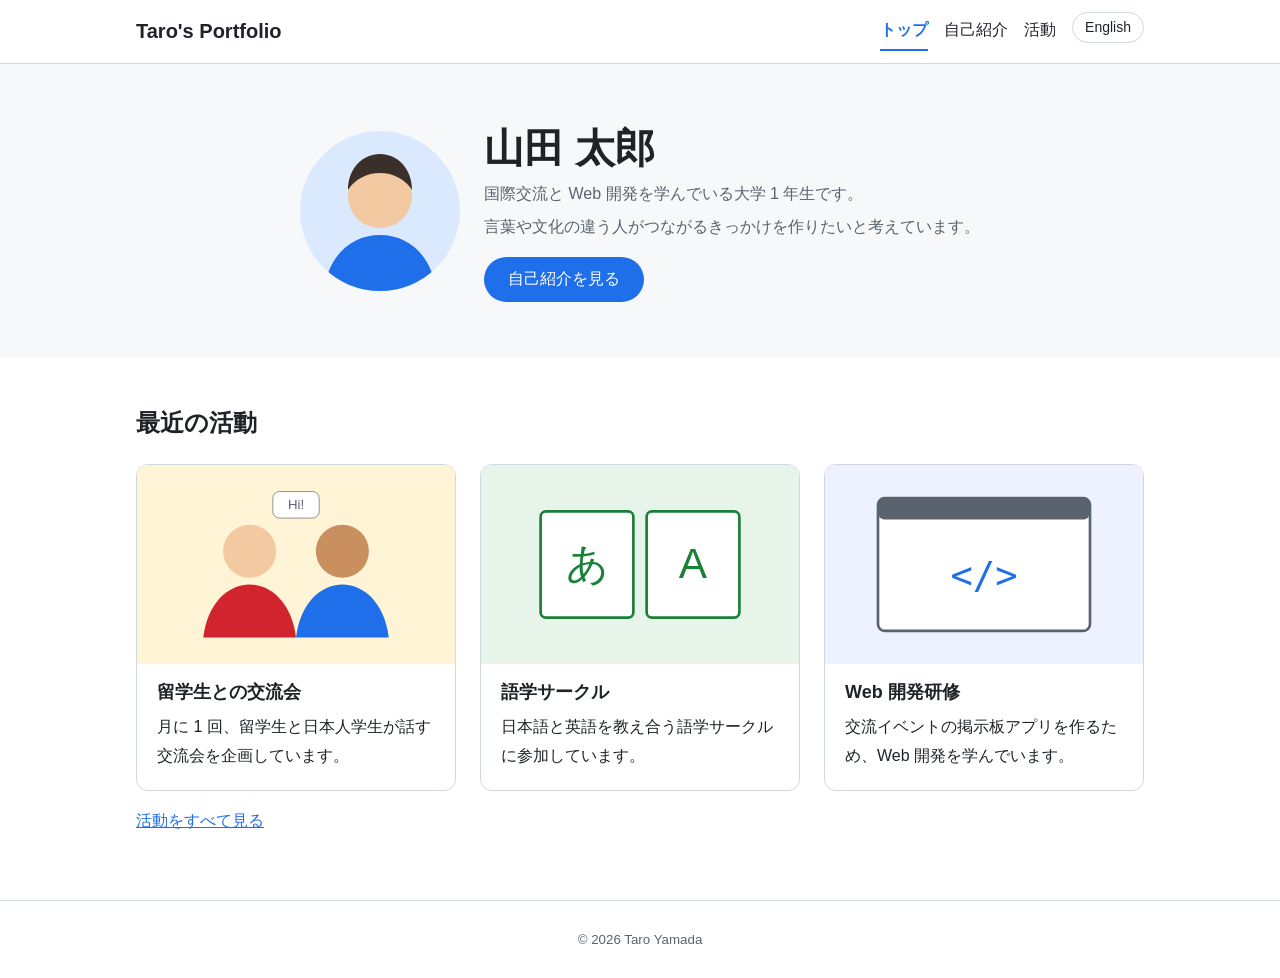
<file: b1-portfolio/index.html>
<!doctype html>
<html lang="ja">
  <head>
    <meta charset="UTF-8" />
    <meta name="viewport" content="width=device-width, initial-scale=1" />
    <title>Taro's Portfolio</title>
    <meta
      name="description"
      content="山田 太郎のポートフォリオサイトです。国際交流と Web 開発の活動を紹介しています。"
    />
    <link rel="stylesheet" href="css/style.css" />
  </head>
  <body>
    <header class="site-header">
      <div class="container site-header-inner">
        <a class="logo" href="index.html">Taro's Portfolio</a>
        <nav aria-label="メインメニュー">
          <ul class="nav-list">
            <li><a href="index.html" aria-current="page">トップ</a></li>
            <li><a href="about.html">自己紹介</a></li>
            <li><a href="activities.html">活動</a></li>
            <li>
              <a class="lang-switch" href="en/index.html" lang="en">English</a>
            </li>
          </ul>
        </nav>
      </div>
    </header>
    <main>
      <section class="hero">
        <div class="container hero-inner">
          <img
            class="hero-photo"
            src="images/profile.svg"
            alt="山田 太郎の似顔絵"
            width="320"
            height="320"
          />
          <div>
            <h1 class="hero-title">山田 太郎</h1>
            <p class="hero-lead">
              国際交流と Web 開発を学んでいる大学 1 年生です。
            </p>
            <p class="hero-lead">
              言葉や文化の違う人がつながるきっかけを作りたいと考えています。
            </p>
            <a class="button" href="about.html">自己紹介を見る</a>
          </div>
        </div>
      </section>

      <section class="section">
        <div class="container">
          <h2 class="section-title">最近の活動</h2>
          <ul class="card-grid">
            <li>
              <article class="card">
                <img
                  class="card-image"
                  src="images/activity-exchange.svg"
                  alt=""
                  width="480"
                  height="300"
                />
                <div class="card-body">
                  <h3 class="card-title">留学生との交流会</h3>
                  <p class="card-text">
                    月に 1 回、留学生と日本人学生が話す交流会を企画しています。
                  </p>
                </div>
              </article>
            </li>
            <li>
              <article class="card">
                <img
                  class="card-image"
                  src="images/activity-language.svg"
                  alt=""
                  width="480"
                  height="300"
                />
                <div class="card-body">
                  <h3 class="card-title">語学サークル</h3>
                  <p class="card-text">
                    日本語と英語を教え合う語学サークルに参加しています。
                  </p>
                </div>
              </article>
            </li>
            <li>
              <article class="card">
                <img
                  class="card-image"
                  src="images/activity-web.svg"
                  alt=""
                  width="480"
                  height="300"
                />
                <div class="card-body">
                  <h3 class="card-title">Web 開発研修</h3>
                  <p class="card-text">
                    交流イベントの掲示板アプリを作るため、Web
                    開発を学んでいます。
                  </p>
                </div>
              </article>
            </li>
          </ul>
          <p><a href="activities.html">活動をすべて見る</a></p>
        </div>
      </section>
    </main>

    <footer class="site-footer">
      <div class="container">
        <p><small>&copy; 2026 Taro Yamada</small></p>
      </div>
    </footer>
  </body>
</html>
</file>
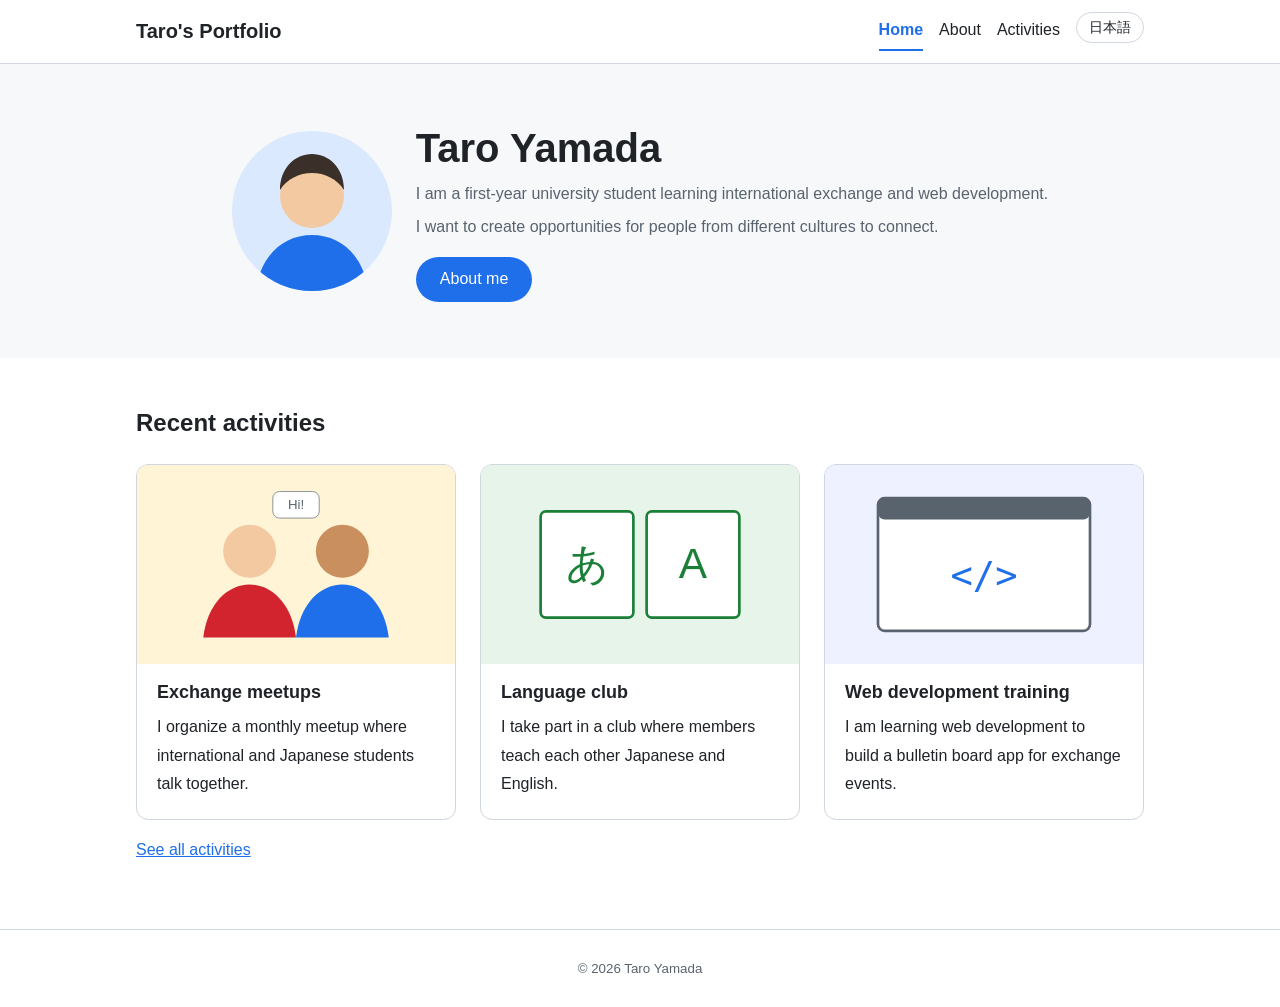
<file: b1-portfolio/en/index.html>
<!doctype html>
<html lang="en">
  <head>
    <meta charset="UTF-8" />
    <meta name="viewport" content="width=device-width, initial-scale=1" />
    <title>Taro's Portfolio</title>
    <meta
      name="description"
      content="Portfolio of Taro Yamada, a student learning international exchange and web development."
    />
    <link rel="stylesheet" href="../css/style.css" />
  </head>
  <body>
    <header class="site-header">
      <div class="container site-header-inner">
        <a class="logo" href="index.html">Taro's Portfolio</a>
        <nav aria-label="Main menu">
          <ul class="nav-list">
            <li><a href="index.html" aria-current="page">Home</a></li>
            <li><a href="about.html">About</a></li>
            <li><a href="activities.html">Activities</a></li>
            <li>
              <a class="lang-switch" href="../index.html" lang="ja">日本語</a>
            </li>
          </ul>
        </nav>
      </div>
    </header>
    <main>
      <section class="hero">
        <div class="container hero-inner">
          <img
            class="hero-photo"
            src="../images/profile.svg"
            alt="山田 太郎の似顔絵"
            width="320"
            height="320"
          />
          <div>
            <h1 class="hero-title">Taro Yamada</h1>
            <p class="hero-lead">
              I am a first-year university student learning international
              exchange and web development.
            </p>
            <p class="hero-lead">
              I want to create opportunities for people from different cultures
              to connect.
            </p>
            <a class="button" href="about.html">About me</a>
          </div>
        </div>
      </section>

      <section class="section">
        <div class="container">
          <h2 class="section-title">Recent activities</h2>
          <ul class="card-grid">
            <li>
              <article class="card">
                <img
                  class="card-image"
                  src="../images/activity-exchange.svg"
                  alt=""
                  width="480"
                  height="300"
                />
                <div class="card-body">
                  <h3 class="card-title">Exchange meetups</h3>
                  <p class="card-text">
                    I organize a monthly meetup where international and Japanese
                    students talk together.
                  </p>
                </div>
              </article>
            </li>
            <li>
              <article class="card">
                <img
                  class="card-image"
                  src="../images/activity-language.svg"
                  alt=""
                  width="480"
                  height="300"
                />
                <div class="card-body">
                  <h3 class="card-title">Language club</h3>
                  <p class="card-text">
                    I take part in a club where members teach each other
                    Japanese and English.
                  </p>
                </div>
              </article>
            </li>
            <li>
              <article class="card">
                <img
                  class="card-image"
                  src="../images/activity-web.svg"
                  alt=""
                  width="480"
                  height="300"
                />
                <div class="card-body">
                  <h3 class="card-title">Web development training</h3>
                  <p class="card-text">
                    I am learning web development to build a bulletin board app
                    for exchange events.
                  </p>
                </div>
              </article>
            </li>
          </ul>
          <p><a href="activities.html">See all activities</a></p>
        </div>
      </section>
    </main>

    <footer class="site-footer">
      <div class="container">
        <p><small>&copy; 2026 Taro Yamada</small></p>
      </div>
    </footer>
  </body>
</html>
</file>
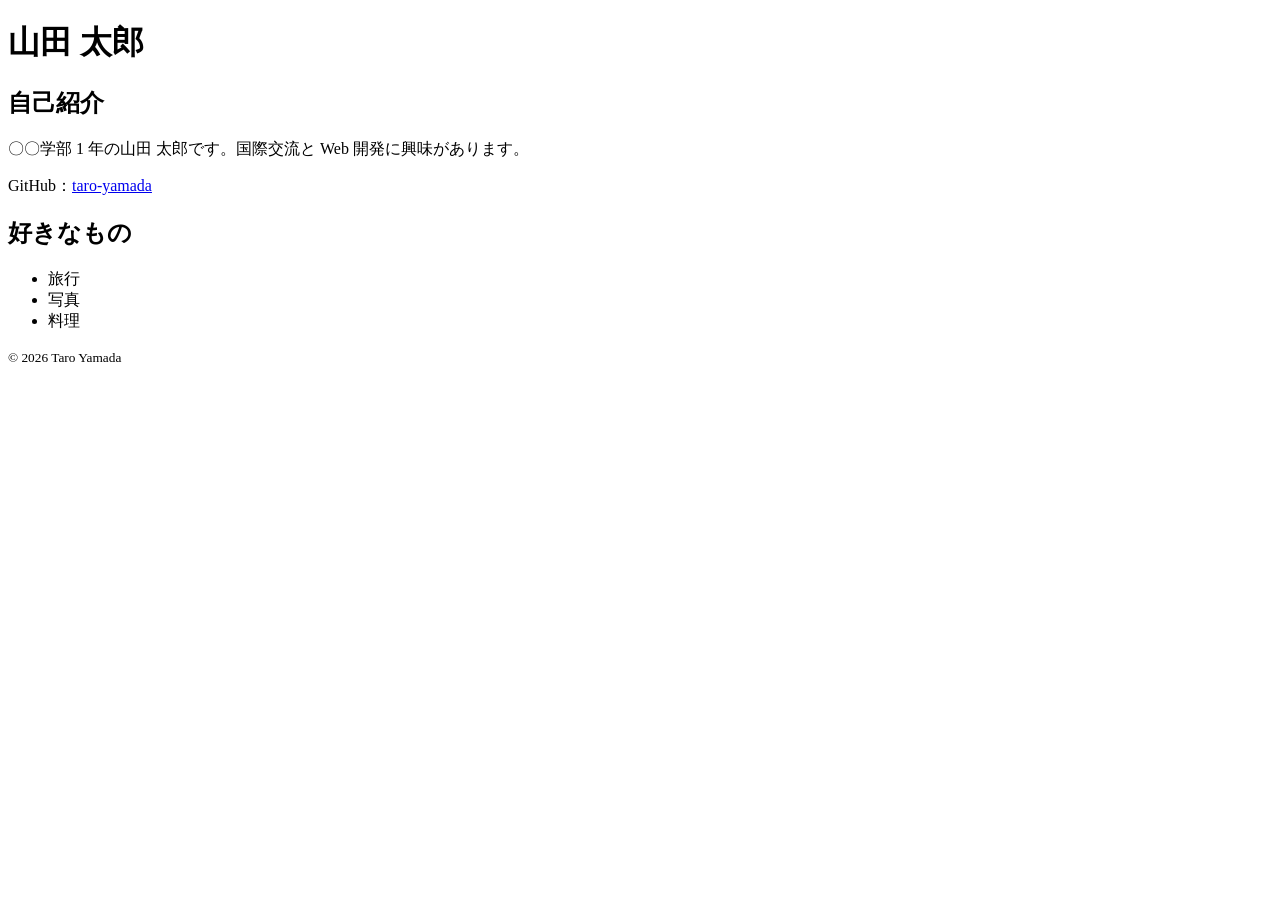
<file: b1-portfolio/practice/html/index.html>
<!doctype html>
<html lang="ja">
  <head>
    <meta charset="UTF-8" />
    <meta name="viewport" content="width=device-width, initial-scale=1" />
    <title>HTML の練習：山田 太郎</title>
  </head>
  <body>
    <header>
      <h1>山田 太郎</h1>
    </header>
    <main>
      <section>
        <h2>自己紹介</h2>
        <p>
          〇〇学部 1 年の山田 太郎です。国際交流と Web 開発に興味があります。
        </p>
        <p>
          GitHub：<a href="https://github.com/taro-yamada" target="_blank"
            >taro-yamada</a
          >
        </p>
      </section>
      <section>
        <h2>好きなもの</h2>
        <ul>
          <li>旅行</li>
          <li>写真</li>
          <li>料理</li>
        </ul>
      </section>
    </main>
    <footer>
      <p><small>&copy; 2026 Taro Yamada</small></p>
    </footer>
  </body>
</html>
</file>
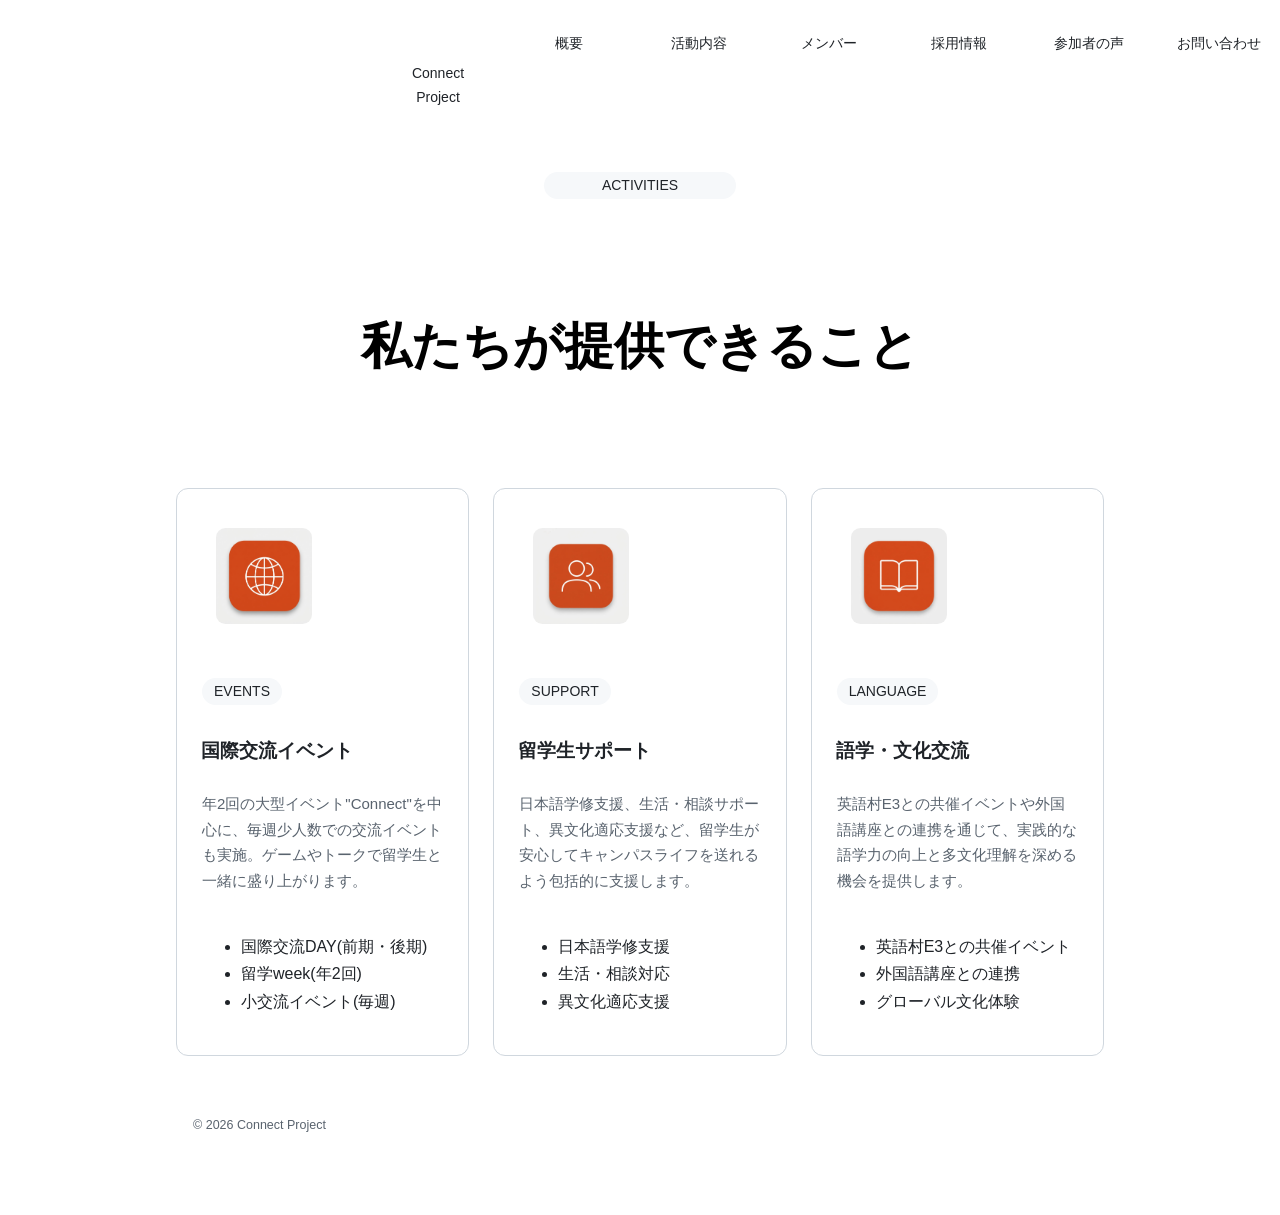
<file: b1-portfolio/practice/mosya/index.html>
<!doctype html>
<html lang="ja">
  <head>
    <meta charset="UTF-8" />
    <meta name="viewport" content="width=device-width, initial-scale=1" />
    <title>写経：プロフィールカード</title>
    <link rel="stylesheet" href="style.css" />
  </head>

  <ul class="headerTags">
    <ul class="headerTags2">
      <li>Connect Project</li>
    </ul>
    <li>概要</li>
    <li>活動内容</li>
    <li>メンバー</li>
    <li>採用情報</li>
    <li>参加者の声</li>
    <li>お問い合わせ</li>
  </ul>

  <body>
    <ul class="bodyTags">
      <li>ACTIVITIES</li>
    </ul>
    <header class="page-header">
      <h1>私たちが提供できること</h1>
    </header>

    <main class="container">
      <section>
        <div class="cards">
          <article class="card">
            <img src="space.jpeg" alt="地球の写真" width="96" height="96" />
            <ul class="tags">
              <li>EVENTS</li>
            </ul>
            <h3 class="card-name">国際交流イベント</h3>
            <p class="card-role">
              年2回の大型イベント"Connect"を中心に、毎週少人数での交流イベントも実施。ゲームやトークで留学生と一緒に盛り上がります。
            </p>
            <ul class="contentTags">
              <li>国際交流DAY(前期・後期)</li>
              <li>留学week(年2回)</li>
              <li>小交流イベント(毎週)</li>
            </ul>
          </article>
          <article class="card">
            <img src="people.jpeg" alt="人の写真" width="96" height="96" />
            <ul class="tags">
              <li>SUPPORT</li>
            </ul>
            <h3 class="card-name">留学生サポート</h3>
            <p class="card-role">
              日本語学修支援、生活・相談サポート、異文化適応支援など、留学生が安心してキャンパスライフを送れるよう包括的に支援します。
            </p>
            <ul class="contentTags">
              <li>日本語学修支援</li>
              <li>生活・相談対応</li>
              <li>異文化適応支援</li>
            </ul>
          </article>
          <article class="card">
            <img src="book.jpeg" alt="本の写真" width="96" height="96" />
            <ul class="tags">
              <li>LANGUAGE</li>
            </ul>
            <h3 class="card-name">語学・文化交流</h3>
            <p class="card-role">
              英語村E3との共催イベントや外国語講座との連携を通じて、実践的な語学力の向上と多文化理解を深める機会を提供します。
            </p>
            <ul class="contentTags">
              <li>英語村E3との共催イベント</li>
              <li>外国語講座との連携</li>
              <li>グローバル文化体験</li>
            </ul>
          </article>
        </div>
      </section>



    <footer class="page-footer">
      <p><small>&copy; 2026 Connect Project</small></p>
    </footer>
  </body>
</html>
</file>
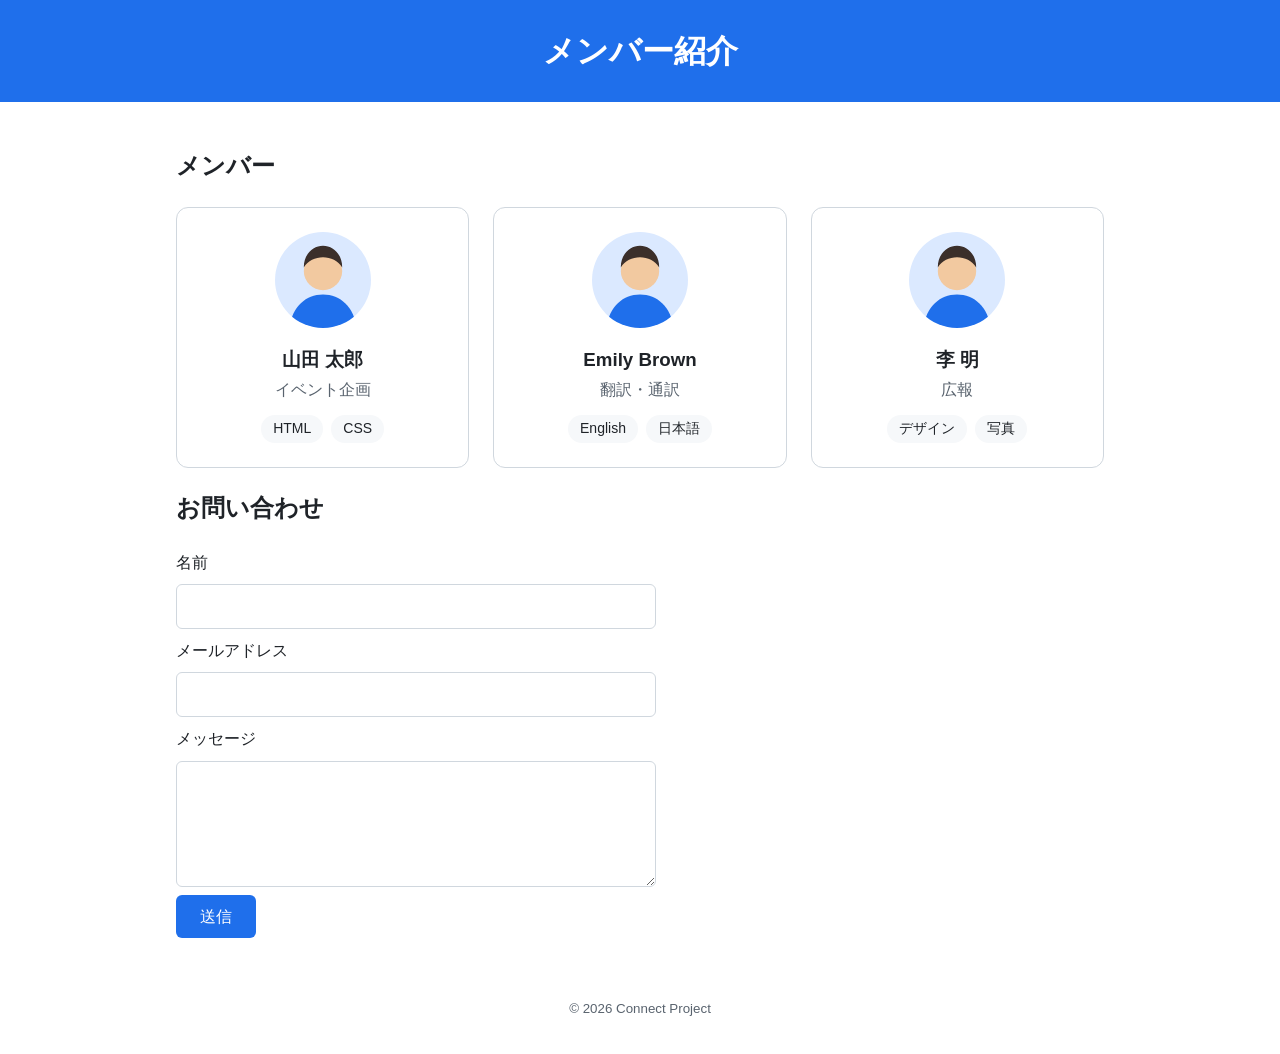
<file: b1-portfolio/practice/shakyo/index.html>
<!doctype html>
<html lang="ja">
  <head>
    <meta charset="UTF-8" />
    <meta name="viewport" content="width=device-width, initial-scale=1" />
    <title>写経：プロフィールカード</title>
    <link rel="stylesheet" href="style.css" />
  </head>
  <body>
    <header class="page-header">
      <h1>メンバー紹介</h1>
    </header>

    <main class="container">
      <section>
        <h2>メンバー</h2>
        <div class="cards">
          <article class="card">
            <img src="avatar.svg" alt="" width="96" height="96" />
            <h3 class="card-name">山田 太郎</h3>
            <p class="card-role">イベント企画</p>
            <ul class="tags">
              <li>HTML</li>
              <li>CSS</li>
            </ul>
          </article>
          <article class="card">
            <img src="avatar.svg" alt="" width="96" height="96" />
            <h3 class="card-name">Emily Brown</h3>
            <p class="card-role">翻訳・通訳</p>
            <ul class="tags">
              <li>English</li>
              <li>日本語</li>
            </ul>
          </article>
          <article class="card">
            <img src="avatar.svg" alt="" width="96" height="96" />
            <h3 class="card-name">李 明</h3>
            <p class="card-role">広報</p>
            <ul class="tags">
              <li>デザイン</li>
              <li>写真</li>
            </ul>
          </article>
        </div>
      </section>

      <section class="contact">
        <h2>お問い合わせ</h2>
        <form class="form">
          <label for="name">名前</label>
          <input id="name" name="name" type="text" required />

          <label for="email">メールアドレス</label>
          <input id="email" name="email" type="email" required />

          <label for="message">メッセージ</label>
          <textarea id="message" name="message" rows="4"></textarea>

          <button type="submit">送信</button>
        </form>
      </section>
    </main>

    <footer class="page-footer">
      <p><small>&copy; 2026 Connect Project</small></p>
    </footer>
  </body>
</html>
</file>
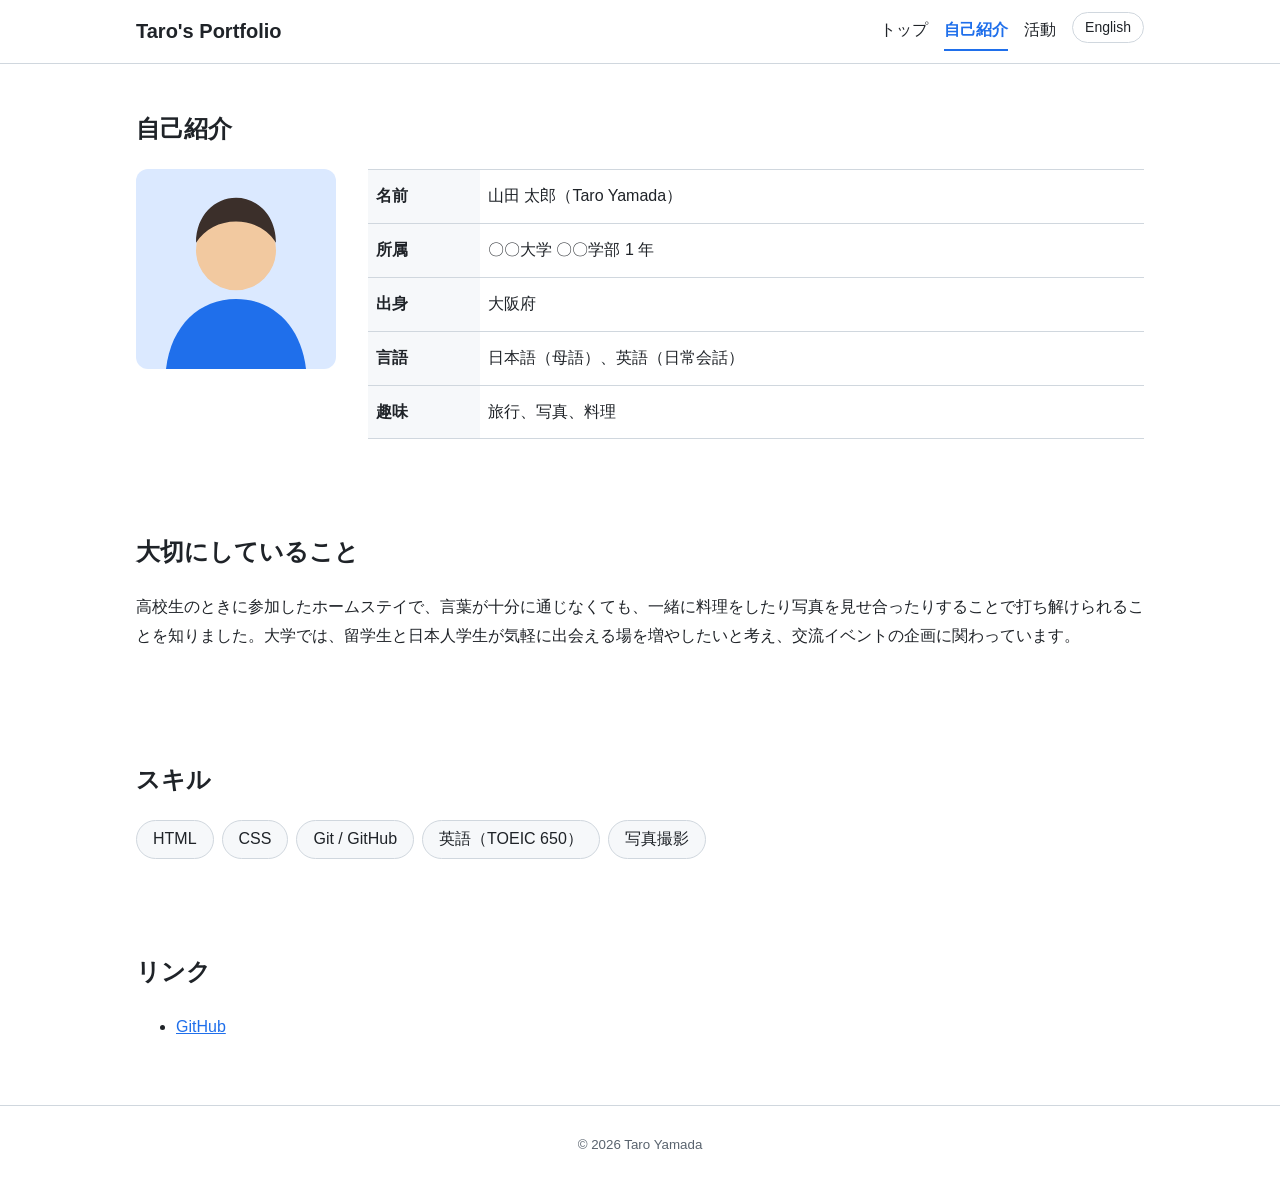
<file: b1-portfolio/about.html>
<!doctype html>
<html lang="ja">
  <head>
    <meta charset="UTF-8" />
    <meta name="viewport" content="width=device-width, initial-scale=1" />
    <title>自己紹介 | Taro's Portfolio</title>
    <meta
      name="description"
      content="山田 太郎のプロフィールとスキルの紹介です。"
    />
    <link rel="stylesheet" href="css/style.css" />
  </head>
  <body>
    <header class="site-header">
      <div class="container site-header-inner">
        <a class="logo" href="index.html">Taro's Portfolio</a>
        <nav aria-label="メインメニュー">
          <ul class="nav-list">
            <li><a href="index.html">トップ</a></li>
            <li><a href="about.html" aria-current="page">自己紹介</a></li>
            <li><a href="activities.html">活動</a></li>
            <li>
              <a class="lang-switch" href="en/about.html" lang="en">English</a>
            </li>
          </ul>
        </nav>
      </div>
    </header>

    <main class="container">
      <section class="section">
        <h1 class="section-title">自己紹介</h1>
        <div class="profile">
          <img
            class="profile-photo"
            src="images/profile.svg"
            alt="山田 太郎の似顔絵"
            width="320"
            height="320"
          />
          <dl class="profile-list">
            <dt>名前</dt>
            <dd>山田 太郎（Taro Yamada）</dd>
            <dt>所属</dt>
            <dd>〇〇大学 〇〇学部 1 年</dd>
            <dt>出身</dt>
            <dd>大阪府</dd>
            <dt>言語</dt>
            <dd>日本語（母語）、英語（日常会話）</dd>
            <dt>趣味</dt>
            <dd>旅行、写真、料理</dd>
          </dl>
        </div>
      </section>

      <section class="section">
        <h2 class="section-title">大切にしていること</h2>
        <p>
          高校生のときに参加したホームステイで、言葉が十分に通じなくても、一緒に料理をしたり写真を見せ合ったりすることで打ち解けられることを知りました。大学では、留学生と日本人学生が気軽に出会える場を増やしたいと考え、交流イベントの企画に関わっています。
        </p>
      </section>

      <section class="section">
        <h2 class="section-title">スキル</h2>
        <ul class="skill-list">
          <li>HTML</li>
          <li>CSS</li>
          <li>Git / GitHub</li>
          <li>英語（TOEIC 650）</li>
          <li>写真撮影</li>
        </ul>
      </section>

      <section class="section">
        <h2 class="section-title">リンク</h2>
        <ul>
          <li>
            <a href="https://github.com/taro-yamada" target="_blank">GitHub</a>
          </li>
        </ul>
      </section>
    </main>

    <footer class="site-footer">
      <div class="container">
        <p><small>&copy; 2026 Taro Yamada</small></p>
      </div>
    </footer>
  </body>
</html>
</file>
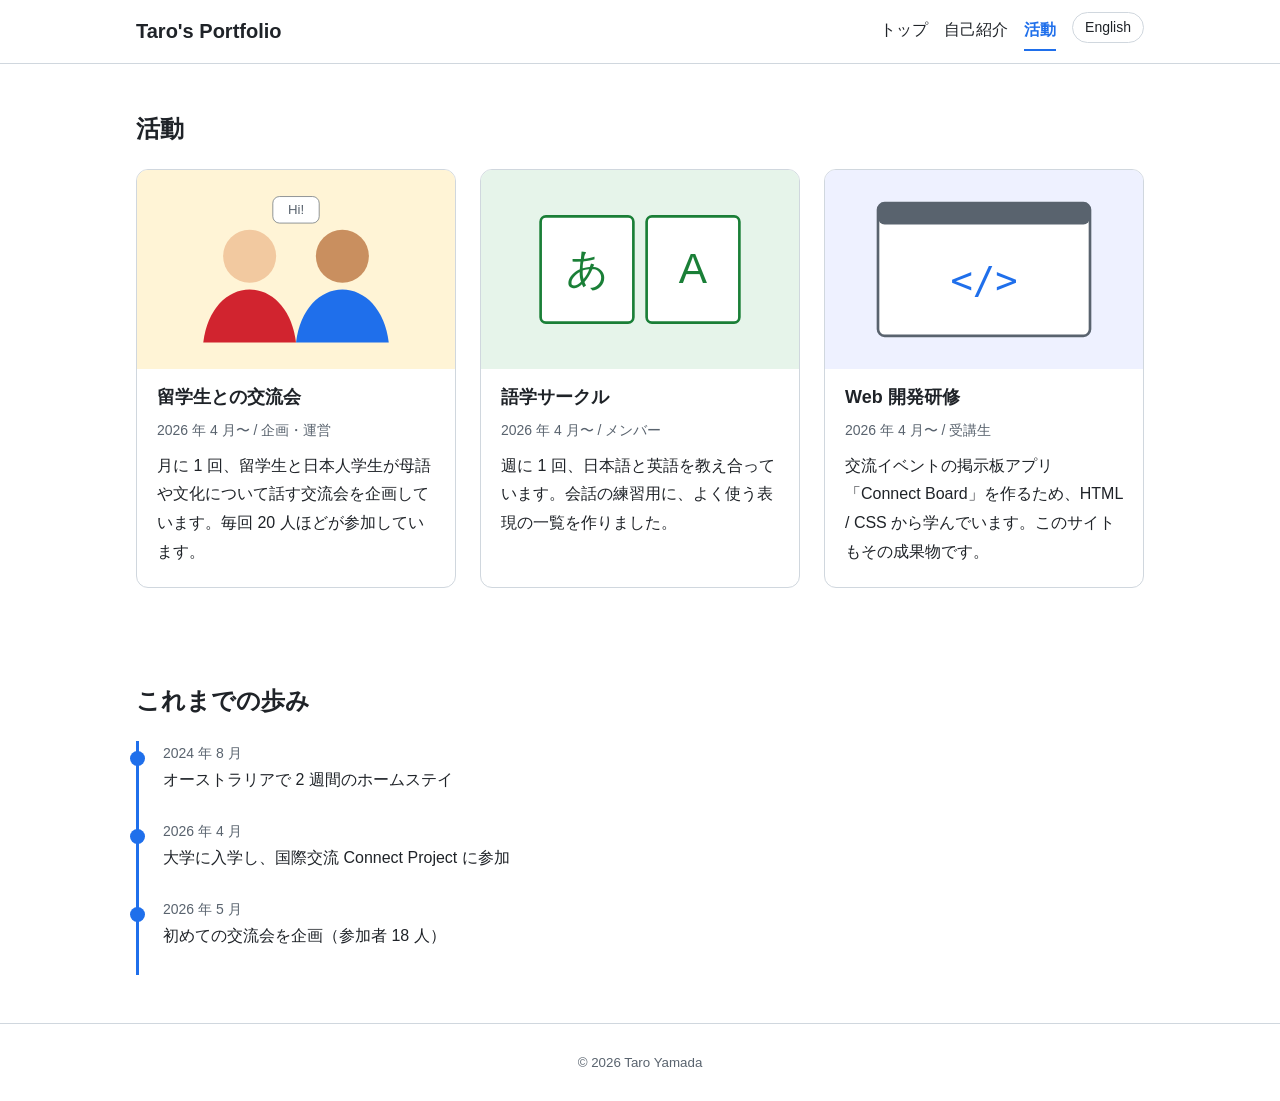
<file: b1-portfolio/activities.html>
<!doctype html>
<html lang="ja">
  <head>
    <meta charset="UTF-8" />
    <meta name="viewport" content="width=device-width, initial-scale=1" />
    <title>活動 | Taro's Portfolio</title>
    <meta
      name="description"
      content="山田 太郎の国際交流と Web 開発の活動の紹介です。"
    />
    <link rel="stylesheet" href="css/style.css" />
  </head>
  <body>
    <header class="site-header">
      <div class="container site-header-inner">
        <a class="logo" href="index.html">Taro's Portfolio</a>
        <nav aria-label="メインメニュー">
          <ul class="nav-list">
            <li><a href="index.html">トップ</a></li>
            <li><a href="about.html">自己紹介</a></li>
            <li><a href="activities.html" aria-current="page">活動</a></li>
            <li>
              <a class="lang-switch" href="en/activities.html" lang="en"
                >English</a
              >
            </li>
          </ul>
        </nav>
      </div>
    </header>

    <main class="container">
      <section class="section">
        <h1 class="section-title">活動</h1>
        <ul class="card-grid">
          <li>
            <article class="card">
              <img
                class="card-image"
                src="images/activity-exchange.svg"
                alt="日本人学生と留学生が話している様子のイラスト"
                width="480"
                height="300"
              />
              <div class="card-body">
                <h2 class="card-title">留学生との交流会</h2>
                <p class="card-meta">2026 年 4 月〜 / 企画・運営</p>
                <p class="card-text">
                  月に 1
                  回、留学生と日本人学生が母語や文化について話す交流会を企画しています。毎回
                  20 人ほどが参加しています。
                </p>
              </div>
            </article>
          </li>
          <li>
            <article class="card">
              <img
                class="card-image"
                src="images/activity-language.svg"
                alt="「あ」と「A」の 2 枚のカードのイラスト"
                width="480"
                height="300"
              />
              <div class="card-body">
                <h2 class="card-title">語学サークル</h2>
                <p class="card-meta">2026 年 4 月〜 / メンバー</p>
                <p class="card-text">
                  週に 1
                  回、日本語と英語を教え合っています。会話の練習用に、よく使う表現の一覧を作りました。
                </p>
              </div>
            </article>
          </li>
          <li>
            <article class="card">
              <img
                class="card-image"
                src="images/activity-web.svg"
                alt="ブラウザの画面とコードの記号のイラスト"
                width="480"
                height="300"
              />
              <div class="card-body">
                <h2 class="card-title">Web 開発研修</h2>
                <p class="card-meta">2026 年 4 月〜 / 受講生</p>
                <p class="card-text">
                  交流イベントの掲示板アプリ「Connect Board」を作るため、HTML /
                  CSS から学んでいます。このサイトもその成果物です。
                </p>
              </div>
            </article>
          </li>
        </ul>
      </section>

      <section class="section">
        <h2 class="section-title">これまでの歩み</h2>
        <ol class="timeline">
          <li>
            <time datetime="2024-08">2024 年 8 月</time>
            オーストラリアで 2 週間のホームステイ
          </li>
          <li>
            <time datetime="2026-04">2026 年 4 月</time>
            大学に入学し、国際交流 Connect Project に参加
          </li>
          <li>
            <time datetime="2026-05">2026 年 5 月</time>
            初めての交流会を企画（参加者 18 人）
          </li>
        </ol>
      </section>
    </main>

    <footer class="site-footer">
      <div class="container">
        <p><small>&copy; 2026 Taro Yamada</small></p>
      </div>
    </footer>
  </body>
</html>
</file>
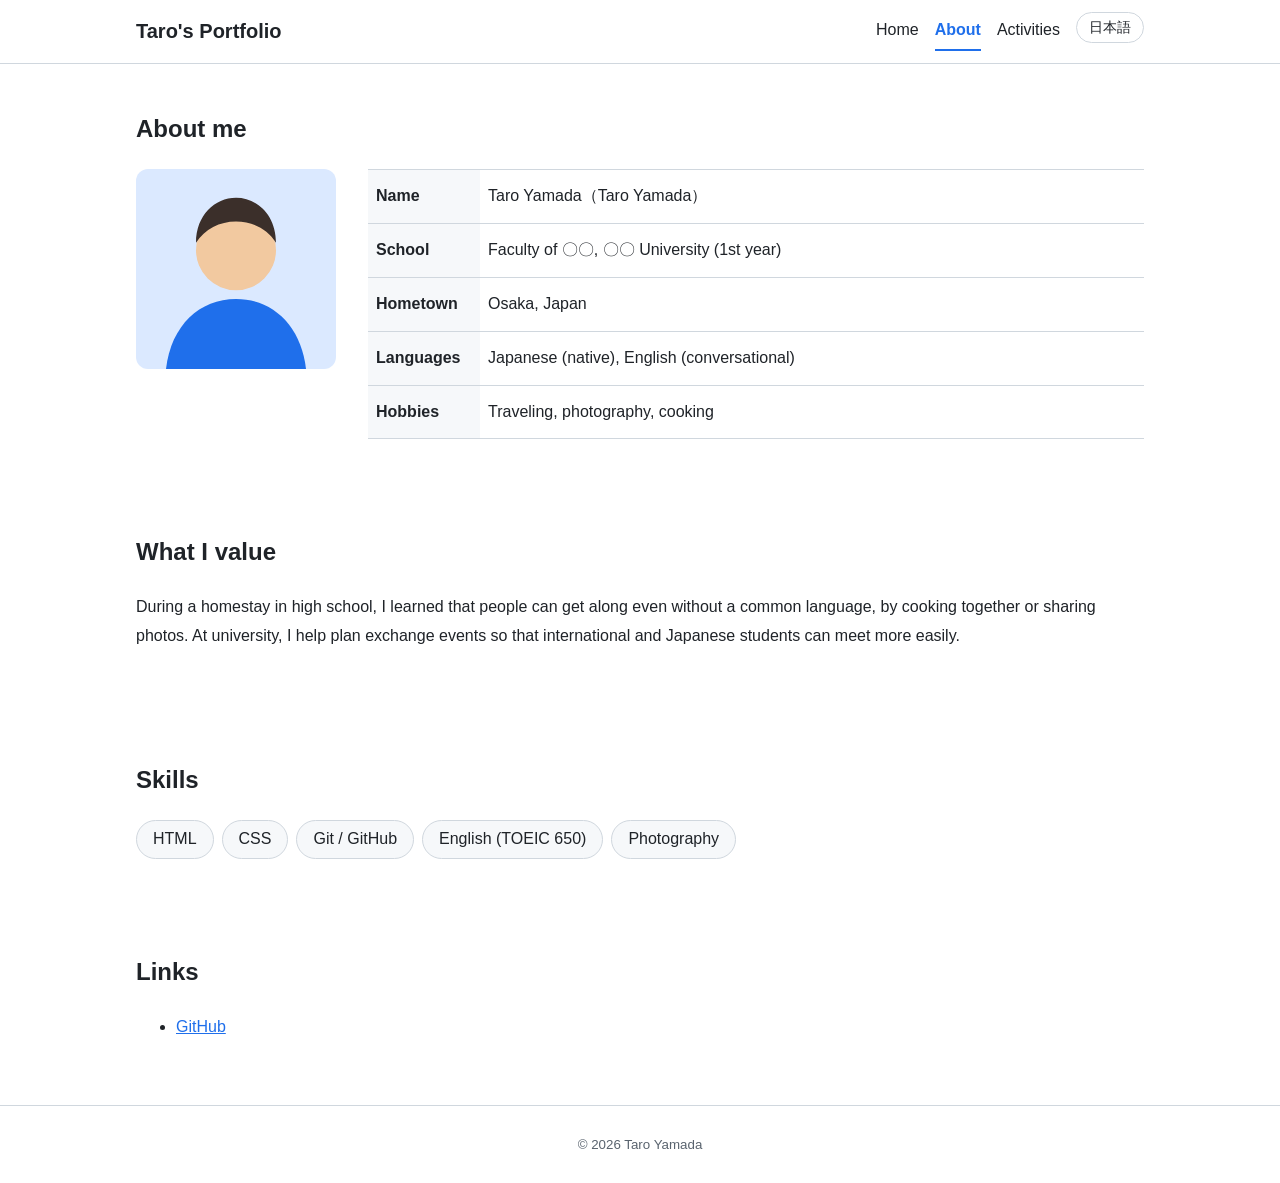
<file: b1-portfolio/en/about.html>
<!doctype html>
<html lang="en">
  <head>
    <meta charset="UTF-8" />
    <meta name="viewport" content="width=device-width, initial-scale=1" />
    <title>About | Taro's Portfolio</title>
    <meta name="description" content="Profile and skills of Taro Yamada." />
    <link rel="stylesheet" href="../css/style.css" />
  </head>
  <body>
    <header class="site-header">
      <div class="container site-header-inner">
        <a class="logo" href="index.html">Taro's Portfolio</a>
        <nav aria-label="Main menu">
          <ul class="nav-list">
            <li><a href="index.html">Home</a></li>
            <li><a href="about.html" aria-current="page">About</a></li>
            <li><a href="activities.html">Activities</a></li>
            <li>
              <a class="lang-switch" href="../about.html" lang="ja">日本語</a>
            </li>
          </ul>
        </nav>
      </div>
    </header>

    <main class="container">
      <section class="section">
        <h1 class="section-title">About me</h1>
        <div class="profile">
          <img
            class="profile-photo"
            src="../images/profile.svg"
            alt="Illustration of Taro Yamada"
            width="320"
            height="320"
          />
          <dl class="profile-list">
            <dt>Name</dt>
            <dd>Taro Yamada（Taro Yamada）</dd>
            <dt>School</dt>
            <dd>Faculty of 〇〇, 〇〇 University (1st year)</dd>
            <dt>Hometown</dt>
            <dd>Osaka, Japan</dd>
            <dt>Languages</dt>
            <dd>Japanese (native), English (conversational)</dd>
            <dt>Hobbies</dt>
            <dd>Traveling, photography, cooking</dd>
          </dl>
        </div>
      </section>

      <section class="section">
        <h2 class="section-title">What I value</h2>
        <p>
          During a homestay in high school, I learned that people can get along
          even without a common language, by cooking together or sharing photos.
          At university, I help plan exchange events so that international and
          Japanese students can meet more easily.
        </p>
      </section>

      <section class="section">
        <h2 class="section-title">Skills</h2>
        <ul class="skill-list">
          <li>HTML</li>
          <li>CSS</li>
          <li>Git / GitHub</li>
          <li>English (TOEIC 650)</li>
          <li>Photography</li>
        </ul>
      </section>

      <section class="section">
        <h2 class="section-title">Links</h2>
        <ul>
          <li>
            <a href="https://github.com/taro-yamada" target="_blank">GitHub</a>
          </li>
        </ul>
      </section>
    </main>

    <footer class="site-footer">
      <div class="container">
        <p><small>&copy; 2026 Taro Yamada</small></p>
      </div>
    </footer>
  </body>
</html>
</file>
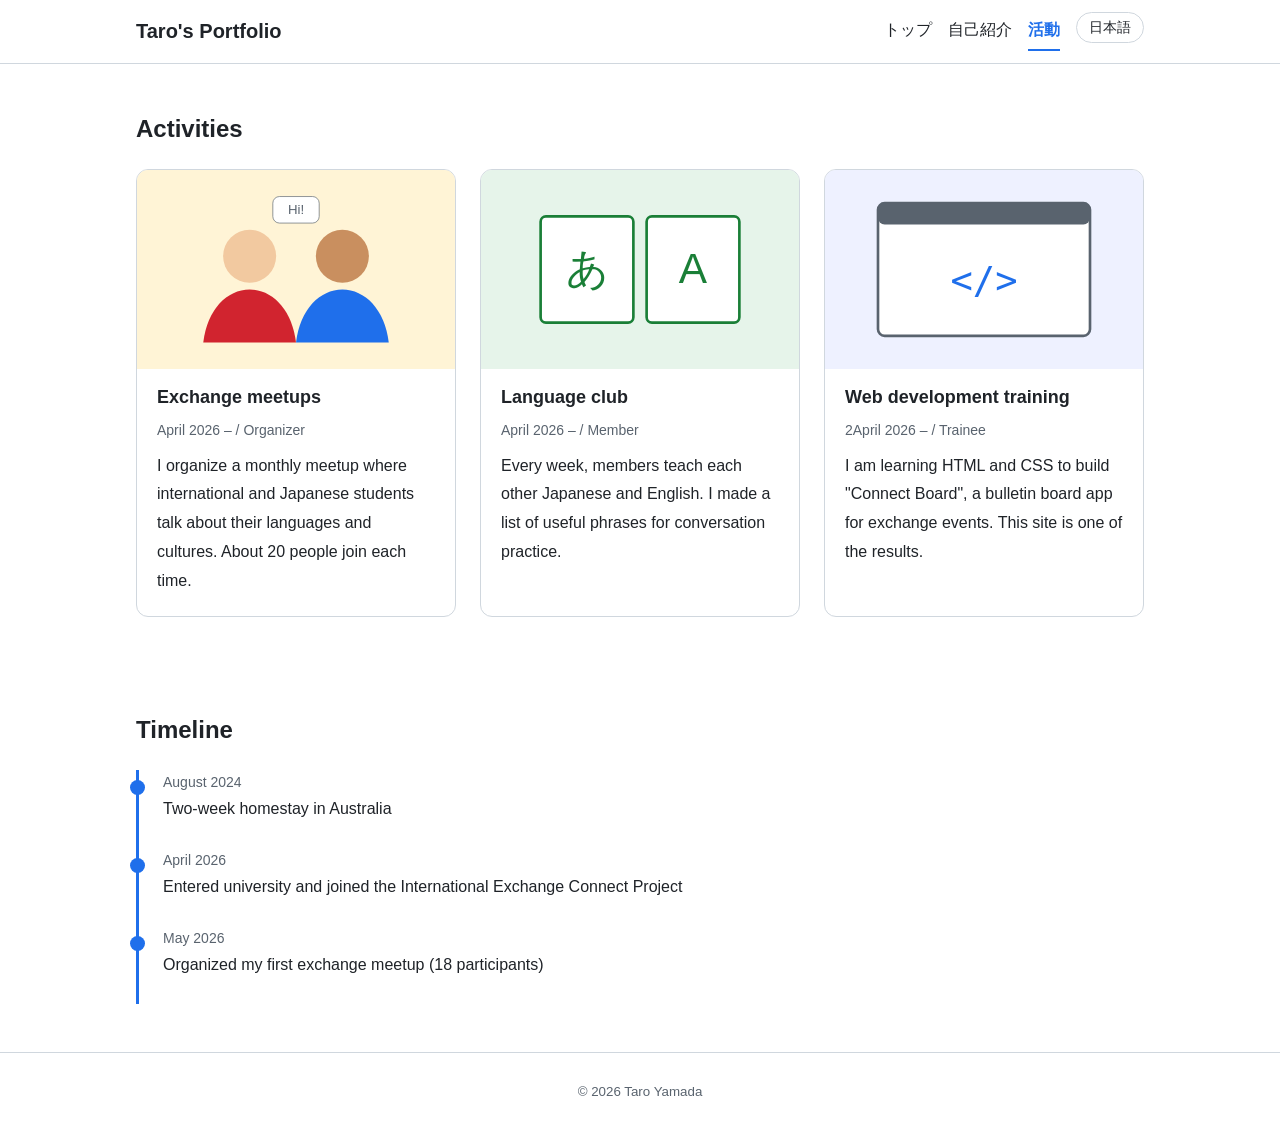
<file: b1-portfolio/en/activities.html>
<!doctype html>
<html lang="en">
  <head>
    <meta charset="UTF-8" />
    <meta name="viewport" content="width=device-width, initial-scale=1" />
    <title>Activities | Taro's Portfolio</title>
    <meta
      name="description"
      content="International exchange and web development activities of Taro Yamada."
    />
    <link rel="stylesheet" href="../css/style.css" />
  </head>
  <body>
    <header class="site-header">
      <div class="container site-header-inner">
        <a class="logo" href="index.html">Taro's Portfolio</a>
        <nav aria-label="Main menu">
          <ul class="nav-list">
            <li><a href="index.html">トップ</a></li>
            <li><a href="about.html">自己紹介</a></li>
            <li><a href="activities.html" aria-current="page">活動</a></li>
            <li>
              <a class="lang-switch" href="../activities.html" lang="ja"
                >日本語</a
              >
            </li>
          </ul>
        </nav>
      </div>
    </header>

    <main class="container">
      <section class="section">
        <h1 class="section-title">Activities</h1>
        <ul class="card-grid">
          <li>
            <article class="card">
              <img
                class="card-image"
                src="../images/activity-exchange.svg"
                alt="Illustration of a Japanese student and an international student talking"
                width="480"
                height="300"
              />
              <div class="card-body">
                <h2 class="card-title">Exchange meetups</h2>
                <p class="card-meta">April 2026 – / Organizer</p>
                <p class="card-text">
                  I organize a monthly meetup where international and Japanese
                  students talk about their languages and cultures. About 20
                  people join each time.
                </p>
              </div>
            </article>
          </li>
          <li>
            <article class="card">
              <img
                class="card-image"
                src="../images/activity-language.svg"
                alt="Illustration of two cards showing the letters あ and A"
                width="480"
                height="300"
              />
              <div class="card-body">
                <h2 class="card-title">Language club</h2>
                <p class="card-meta">April 2026 – / Member</p>
                <p class="card-text">
                  Every week, members teach each other Japanese and English. I
                  made a list of useful phrases for conversation practice.
                </p>
              </div>
            </article>
          </li>
          <li>
            <article class="card">
              <img
                class="card-image"
                src="../images/activity-web.svg"
                alt="Illustration of a browser window and code symbols"
                width="480"
                height="300"
              />
              <div class="card-body">
                <h2 class="card-title">Web development training</h2>
                <p class="card-meta">2April 2026 – / Trainee</p>
                <p class="card-text">
                  I am learning HTML and CSS to build "Connect Board", a
                  bulletin board app for exchange events. This site is one of
                  the results.
                </p>
              </div>
            </article>
          </li>
        </ul>
      </section>

      <section class="section">
        <h2 class="section-title">Timeline</h2>
        <ol class="timeline">
          <li>
            <time datetime="2024-08">August 2024</time>
            Two-week homestay in Australia
          </li>
          <li>
            <time datetime="2026-04">April 2026</time>
            Entered university and joined the International Exchange Connect
            Project
          </li>
          <li>
            <time datetime="2026-05">May 2026</time>
            Organized my first exchange meetup (18 participants)
          </li>
        </ol>
      </section>
    </main>

    <footer class="site-footer">
      <div class="container">
        <p><small>&copy; 2026 Taro Yamada</small></p>
      </div>
    </footer>
  </body>
</html>
</file>
<file: b1-portfolio/css/style.css>
/* ==========================================================
   基本設定
   ========================================================== */

*,
*::before,
*::after {
  box-sizing: border-box;
}

:root {
  --color-primary: #1f6feb;
  --color-primary-dark: #1558c0;
  --color-text: #1f2328;
  --color-muted: #59636e;
  --color-border: #d0d7de;
  --color-bg: #ffffff;
  --color-bg-soft: #f6f8fa;
  --radius: 12px;
  --content-width: 1040px;
}

body {
  margin: 0;
  font-family:
    "Hiragino Sans", "Hiragino Kaku Gothic ProN", "Noto Sans JP", sans-serif;
  line-height: 1.8;
  color: var(--color-text);
  background-color: var(--color-bg);
}

img {
  max-width: 100%;
  height: auto;
}

a {
  color: var(--color-primary);
}

a:hover {
  color: var(--color-primary-dark);
}

h1,
h2,
h3 {
  line-height: 1.4;
}

/* 中身の幅をそろえて中央に置く */
.container {
  max-width: var(--content-width);
  margin: 0 auto;
  padding: 0 16px;
}

.section {
  padding: 48px 0;
}

.section-title {
  margin: 0 0 24px;
  font-size: 1.5rem;
}

/* ==========================================================
   ヘッダー
   ========================================================== */

.site-header {
  border-bottom: 1px solid var(--color-border);
  background-color: var(--color-bg);
}

/* スマートフォン：ロゴとナビを縦に並べる */
.site-header-inner {
  display: flex;
  flex-direction: column;
  align-items: center;
  gap: 8px;
  padding-top: 12px;
  padding-bottom: 12px;
}

.logo {
  font-size: 1.25rem;
  font-weight: bold;
  color: var(--color-text);
  text-decoration: none;
}

.nav-list {
  display: flex;
  flex-wrap: wrap;
  justify-content: center;
  gap: 4px 16px;
  margin: 0;
  padding: 0;
  list-style: none;
}

.nav-list a {
  display: inline-block;
  padding: 4px 0;
  color: var(--color-text);
  text-decoration: none;
}

.nav-list a:hover {
  color: var(--color-primary);
}

/* 今表示しているページのリンク */
.nav-list a[aria-current="page"] {
  color: var(--color-primary);
  font-weight: bold;
  border-bottom: 2px solid var(--color-primary);
}

/* .nav-list a（詳細度：クラス 1 + 要素 1）の padding に負けないよう、
   .nav-list .lang-switch（クラス 2）で指定する */
.nav-list .lang-switch {
  padding: 2px 12px;
  border: 1px solid var(--color-border);
  border-radius: 999px;
  font-size: 0.875rem;
}

/* ==========================================================
   トップページ
   ========================================================== */

.hero {
  padding: 56px 0;
  background-color: var(--color-bg-soft);
}

/* スマートフォン：写真と文章を縦に並べる */
.hero-inner {
  display: flex;
  flex-direction: column;
  align-items: center;
  gap: 24px;
  text-align: center;
}

.hero-photo {
  width: 160px;
  border-radius: 50%;
}

.hero-title {
  margin: 0;
  font-size: 2rem;
}

.hero-lead {
  margin: 4px 0 0;
  color: var(--color-muted);
}

.button {
  display: inline-block;
  margin-top: 16px;
  padding: 8px 24px;
  border-radius: 999px;
  background-color: var(--color-primary);
  color: white;
  text-decoration: none;
}

.button:hover {
  background-color: var(--color-primary-dark);
  color: white;
}

/* 画面の幅に合わせて 1〜3 列になるカードの並び */
.card-grid {
  display: grid;
  grid-template-columns: repeat(auto-fit, minmax(260px, 1fr));
  gap: 24px;
  margin: 0;
  padding: 0;
  list-style: none;
}

.card {
  display: flex;
  flex-direction: column;
  height: 100%; /* Grid のアイテム（li）の高さいっぱいに広げて、カードの高さを揃える */
  border: 1px solid var(--color-border);
  border-radius: var(--radius);
  overflow: hidden;
  background-color: var(--color-bg);
}

.card-image {
  display: block;
  width: 100%;
}

.card-body {
  padding: 16px 20px 20px;
}

.card-title {
  margin: 0 0 8px;
  font-size: 1.125rem;
}

.card-meta {
  margin: 0 0 8px;
  font-size: 0.875rem;
  color: var(--color-muted);
}

.card-text {
  margin: 0;
}

/* ==========================================================
   自己紹介ページ
   ========================================================== */

/* スマートフォン：写真と表を縦に並べる */
.profile {
  display: flex;
  flex-direction: column;
  align-items: center;
  gap: 32px;
}

.profile-photo {
  width: 200px;
  border-radius: var(--radius);
}

.profile-list {
  width: 100%;
  margin: 0;
  display: grid;
  grid-template-columns: 7em 1fr;
  border-top: 1px solid var(--color-border);
}

.profile-list dt,
.profile-list dd {
  margin: 0;
  padding: 12px 8px;
  border-bottom: 1px solid var(--color-border);
}

.profile-list dt {
  font-weight: bold;
  background-color: var(--color-bg-soft);
}

.skill-list {
  display: flex;
  flex-wrap: wrap;
  gap: 8px;
  margin: 0;
  padding: 0;
  list-style: none;
}

.skill-list li {
  padding: 4px 16px;
  border-radius: 999px;
  background-color: var(--color-bg-soft);
  border: 1px solid var(--color-border);
}

/* ==========================================================
   活動ページ
   ========================================================== */

.timeline {
  margin: 0;
  padding: 0;
  list-style: none;
  border-left: 3px solid var(--color-primary);
}

.timeline li {
  position: relative;
  padding: 0 0 24px 24px;
}

/* 線の上の丸 */
.timeline li::before {
  content: "";
  position: absolute;
  top: 0.6em;
  left: -9px;
  width: 15px;
  height: 15px;
  border-radius: 50%;
  background-color: var(--color-primary);
}

.timeline time {
  display: block;
  font-size: 0.875rem;
  color: var(--color-muted);
}

/* ==========================================================
   フッター
   ========================================================== */

.site-footer {
  padding: 24px 0;
  border-top: 1px solid var(--color-border);
  text-align: center;
  color: var(--color-muted);
}

.site-footer p {
  margin: 0;
}

/* ==========================================================
   PC・タブレット（768px 以上）
   ========================================================== */

@media (min-width: 768px) {
  /* ロゴを左、ナビを右に並べる */
  .site-header-inner {
    flex-direction: row;
    justify-content: space-between;
  }

  /* 写真と文章を横に並べる */
  .hero-inner {
    flex-direction: row;
    justify-content: center;
    text-align: left;
  }

  .hero-title {
    font-size: 2.5rem;
  }

  .profile {
    flex-direction: row;
    align-items: flex-start;
  }

  .profile-photo {
    flex-shrink: 0;
  }
}
</file>
<file: b1-portfolio/practice/mosya/style.css>
*,
*::before,
*::after {
  box-sizing: border-box;
}

:root {
  --color-primary: #1f6feb;
  --color-text: #1f2328;
  --color-muted: #59636e;
  --color-border: #d0d7de;
  --color-bg-soft: #f6f8fa;
}

body {
  margin: 0;
  font-family: "Hiragino Sans", "Hiragino Kaku Gothic ProN", sans-serif;
  line-height: 1.7;
  color: var(--color-text);
}

h1 {
  font-size: 50px;
}

h3 {
  text-align: left;
}

p {
  font-size: 15px;
  text-align: left;
  padding: 24px 1px;
}

.page-header {
  padding: 75px 16px;
  color: black;
  text-align: center;
}

.page-header h1 {
  margin: 0;
}

.container {
  max-width: 960px;
  margin: 0 auto;
  padding: 24px 16px;
}

.cards {
  display: grid;
  grid-template-columns: repeat(auto-fit, minmax(240px, 1fr));
  gap: 24px;
}

.card {
  padding: 24px;
  border: 1px solid var(--color-border);
  border-radius: 12px;
  text-align: left;
}

.card img {
  border-radius: 10%;
  margin: 15px;
}

.card-name {
  margin: 8px 0 0;
}

.card-role {
  margin: 0 0 12px;
  color: var(--color-muted);
}

.tags {
  display: flex;
  flex-wrap: wrap;
  text-align: left;
  margin: 30px 1px;
  padding: 0px;
  list-style: none;
}

.headerTags {
  display: flex;
  flex-wrap: wrap;
  margin: 30px 1px;
  padding: 0px;
  list-style: none;
  justify-content: flex-end;
  gap: 10px;
}

.headerTags2 li {
  padding: 2px 12px;
  border-radius: 999px;
  font-size: 0.875rem;
  width: 120px;
}
.headerTags2 {
  display: flex;
  flex-wrap: wrap;
  margin: 30px 1px;
  padding: 0px;
  list-style: none;
  gap: 0px;
}

.headerTags li {
  padding: 2px 12px;
  border-radius: 999px;
  font-size: 0.875rem;
  width: 120px;
  text-align: center;
}

.bodyTags {
  margin: 30px 1px;
  padding: 0px;
  list-style: none;
  text-align: center;
}

.bodyTags li {
  padding: 2px 12px;
  border-radius: 999px;
  background-color: var(--color-bg-soft);
  font-size: 0.875rem;
  width: 15%;
  margin-left: auto;
  margin-right: auto;
}

ul {
  text-align: left;
}

.tags li {
  padding: 2px 12px;
  border-radius: 999px;
  background-color: var(--color-bg-soft);
  font-size: 0.875rem;
}

.form {
  display: flex;
  flex-direction: column;
  gap: 8px;
  max-width: 480px;
}

.form input,
.form textarea {
  padding: 8px;
  border: 1px solid var(--color-border);
  border-radius: 6px;
  font: inherit; /* 入力欄の文字を、ページと同じ書体・大きさにする */
}

.form button {
  align-self: flex-start;
  padding: 8px 24px;
  border: none;
  border-radius: 6px;
  background-color: var(--color-primary);
  color: white;
  font: inherit;
  cursor: pointer; /* マウスを乗せたときに指の形のカーソルにする */
}

.form button:hover {
  opacity: 0.85; /* 少し透明にして、押せることを示す */
}

.page-footer {
  padding: 16px;
  text-align: center;
  color: var(--color-muted);
}
</file>
<file: b1-portfolio/practice/shakyo/style.css>
*,
*::before,
*::after {
  box-sizing: border-box;
}

:root {
  --color-primary: #1f6feb;
  --color-text: #1f2328;
  --color-muted: #59636e;
  --color-border: #d0d7de;
  --color-bg-soft: #f6f8fa;
}

body {
  margin: 0;
  font-family: "Hiragino Sans", "Hiragino Kaku Gothic ProN", sans-serif;
  line-height: 1.7;
  color: var(--color-text);
}

.page-header {
  padding: 24px 16px;
  background-color: var(--color-primary);
  color: white;
  text-align: center;
}

.page-header h1 {
  margin: 0;
}

.container {
  max-width: 960px;
  margin: 0 auto;
  padding: 24px 16px;
}

.cards {
  display: grid;
  grid-template-columns: repeat(auto-fit, minmax(240px, 1fr));
  gap: 24px;
}

.card {
  padding: 24px;
  border: 1px solid var(--color-border);
  border-radius: 12px;
  text-align: center;
}

.card img {
  border-radius: 50%;
}

.card-name {
  margin: 8px 0 0;
}

.card-role {
  margin: 0 0 12px;
  color: var(--color-muted);
}

.tags {
  display: flex;
  flex-wrap: wrap;
  justify-content: center;
  gap: 8px;
  margin: 0;
  padding: 0;
  list-style: none;
}

.tags li {
  padding: 2px 12px;
  border-radius: 999px;
  background-color: var(--color-bg-soft);
  font-size: 0.875rem;
}

.form {
  display: flex;
  flex-direction: column;
  gap: 8px;
  max-width: 480px;
}

.form input,
.form textarea {
  padding: 8px;
  border: 1px solid var(--color-border);
  border-radius: 6px;
  font: inherit; /* 入力欄の文字を、ページと同じ書体・大きさにする */
}

.form button {
  align-self: flex-start;
  padding: 8px 24px;
  border: none;
  border-radius: 6px;
  background-color: var(--color-primary);
  color: white;
  font: inherit;
  cursor: pointer; /* マウスを乗せたときに指の形のカーソルにする */
}

.form button:hover {
  opacity: 0.85; /* 少し透明にして、押せることを示す */
}

.page-footer {
  padding: 16px;
  text-align: center;
  color: var(--color-muted);
}
</file>
